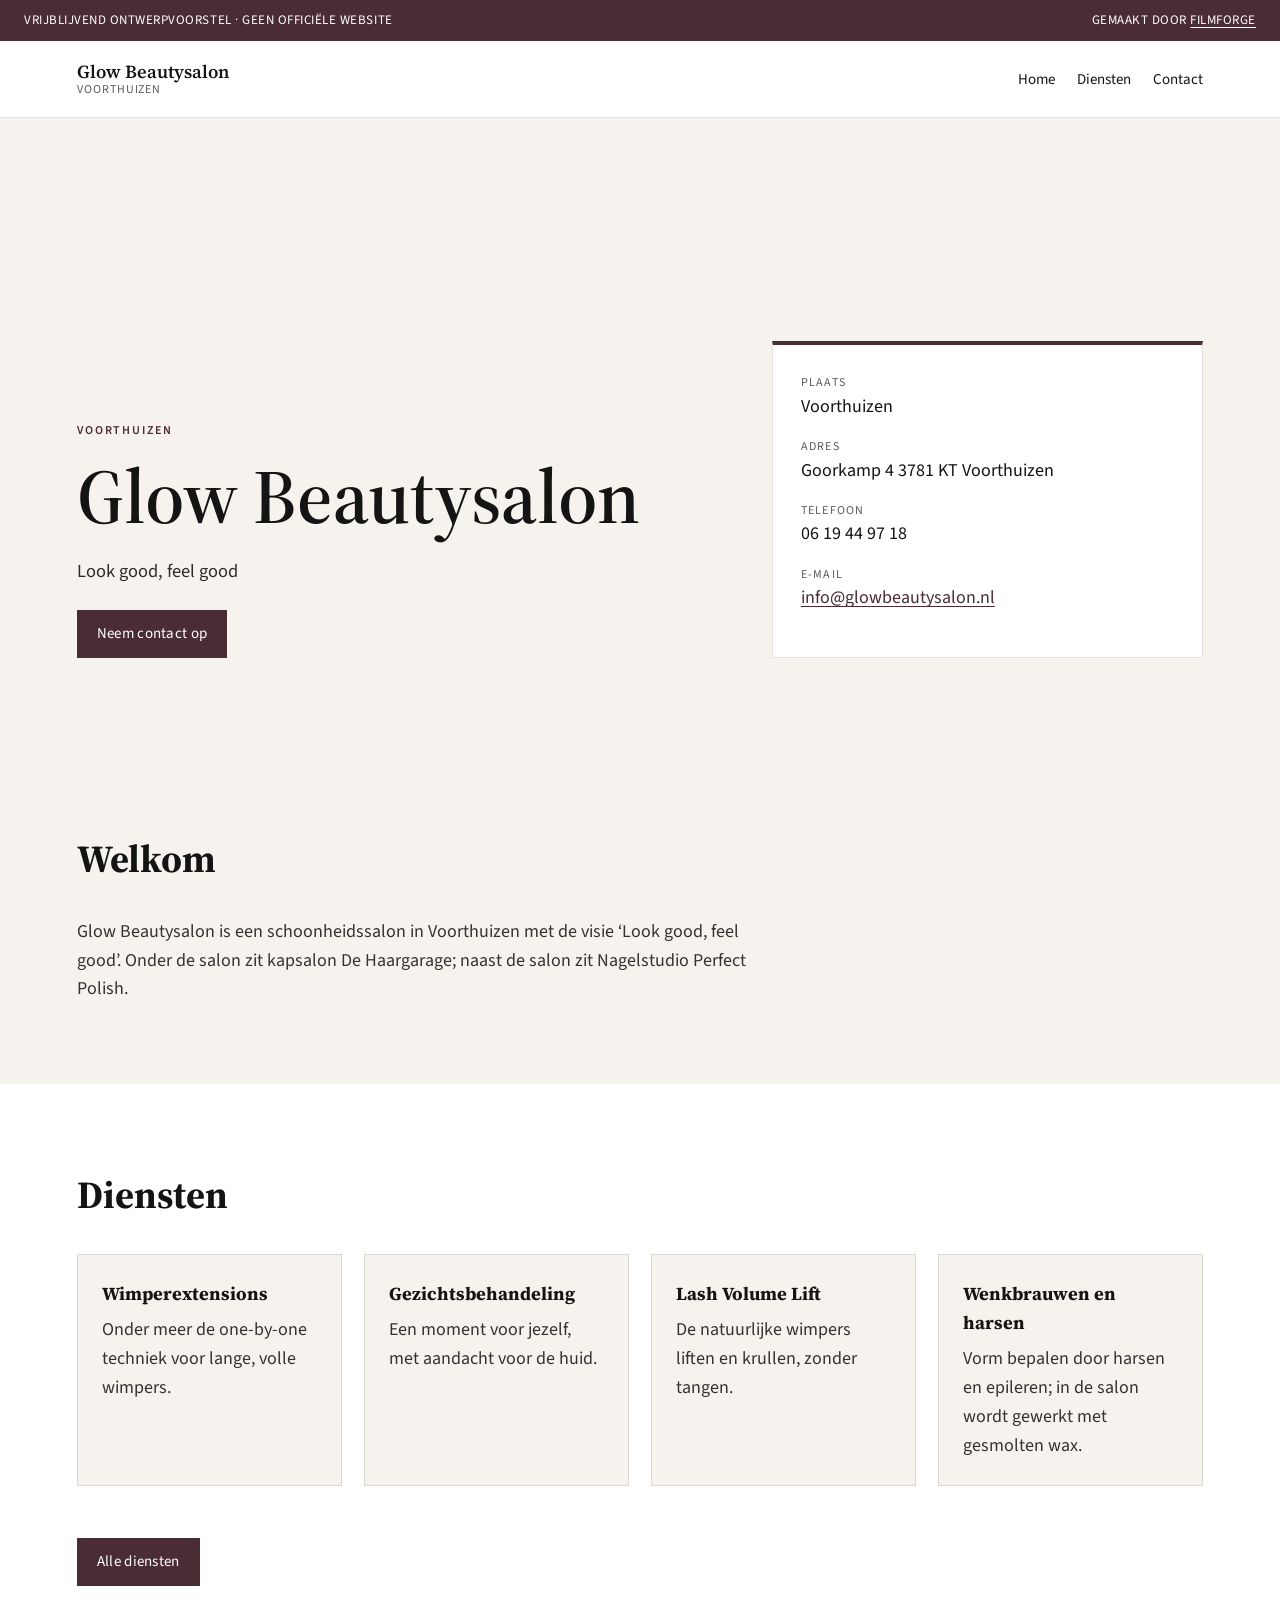
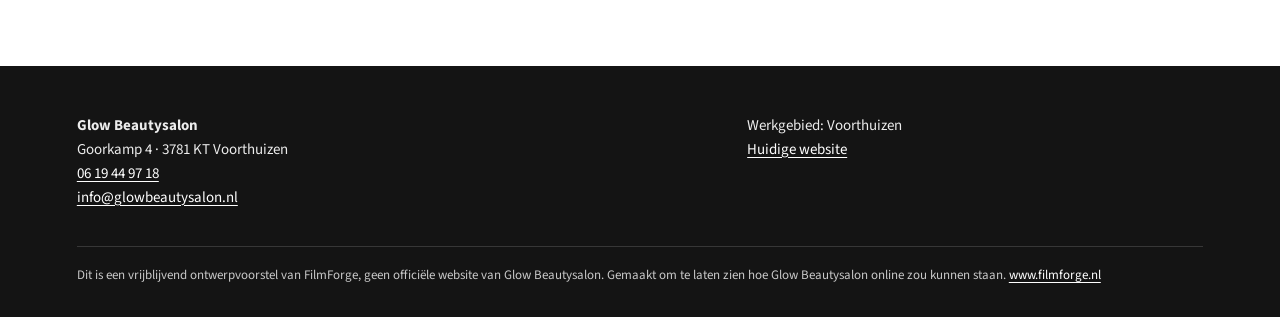
<file: index.html>
<!doctype html>
<html lang="nl">
<head>
<meta charset="utf-8">
<meta name="viewport" content="width=device-width, initial-scale=1">
<meta name="robots" content="noindex, nofollow">
<title>Glow Beautysalon · Voorthuizen</title>
<meta name="description" content="Glow Beautysalon in Voorthuizen — vrijblijvend ontwerpvoorstel van FilmForge.">
<link rel="preconnect" href="https://fonts.googleapis.com">
<link rel="preconnect" href="https://fonts.gstatic.com" crossorigin>
<link href="https://fonts.googleapis.com/css2?family=Source+Sans+3:wght@400;600&family=Source+Serif+4:opsz,wght@8..60,500;8..60,600&display=swap" rel="stylesheet">
<link rel="stylesheet" href="style.css">
</head>
<body>
<div class="ff-banner">
  <span>Vrijblijvend ontwerpvoorstel · geen officiële website</span>
  <span>Gemaakt door <a href="https://www.filmforge.nl" rel="noopener">FilmForge</a></span>
</div>
<header class="nav">
  <a class="brand" href="index.html">Glow Beautysalon<small>Voorthuizen</small></a>
  <nav>
    <ul>
      <li><a href="index.html" aria-current="page">Home</a></li>
      <li><a href="diensten.html">Diensten</a></li>
      <li><a href="contact.html">Contact</a></li>
    </ul>
  </nav>
</header>

<section class="hero">
  <div>
    <p class="eyebrow">Voorthuizen</p>
    <h1>Glow Beautysalon</h1>
    <p class="lede">Look good, feel good</p>
    <a class="cta" href="contact.html">Neem contact op</a>
  </div>
  
    <aside class="hero-aside">
      <dl>
        <dt>Plaats</dt><dd>Voorthuizen</dd>
        <dt>Adres</dt><dd>Goorkamp 4 3781 KT Voorthuizen</dd>
        <dt>Telefoon</dt><dd>06 19 44 97 18</dd>
        <dt>E-mail</dt><dd><a href="mailto:info@glowbeautysalon.nl">info@glowbeautysalon.nl</a></dd>
      </dl>
    </aside>
</section>
<section class="section">
  <div class="prose">
    <h2>Welkom</h2>
    <p>Glow Beautysalon is een schoonheidssalon in Voorthuizen met de visie ‘Look good, feel good’. Onder de salon zit kapsalon De Haargarage; naast de salon zit Nagelstudio Perfect Polish.</p>
  </div>
</section>
<section class="section alt">
  <h2>Diensten</h2>
  <div class="grid"><article class="card"><h3>Wimperextensions</h3><p>Onder meer de one-by-one techniek voor lange, volle wimpers.</p></article>
<article class="card"><h3>Gezichtsbehandeling</h3><p>Een moment voor jezelf, met aandacht voor de huid.</p></article>
<article class="card"><h3>Lash Volume Lift</h3><p>De natuurlijke wimpers liften en krullen, zonder tangen.</p></article>
<article class="card"><h3>Wenkbrauwen en harsen</h3><p>Vorm bepalen door harsen en epileren; in de salon wordt gewerkt met gesmolten wax.</p></article></div>
  <p style="margin-top:28px"><a class="cta" href="diensten.html">Alle diensten</a></p>
</section>

<footer class="site">
  <div class="footer-grid">
    <div>
      <strong>Glow Beautysalon</strong>
      <p>Goorkamp 4 · 3781 KT Voorthuizen</p>
      <p><a href="tel:0619449718">06 19 44 97 18</a></p>
      <p><a href="mailto:info@glowbeautysalon.nl">info@glowbeautysalon.nl</a></p>
    </div>
    <div>
      <p>Werkgebied: Voorthuizen</p>
      <p><a href="https://www.glowbeautysalon.nl/">Huidige website</a></p>
    </div>
  </div>
  <p class="ff-note">Dit is een vrijblijvend ontwerpvoorstel van FilmForge, geen officiële website van Glow Beautysalon. Gemaakt om te laten zien hoe Glow Beautysalon online zou kunnen staan. <a href="https://www.filmforge.nl">www.filmforge.nl</a></p>
</footer>
</body>
</html>
</file>
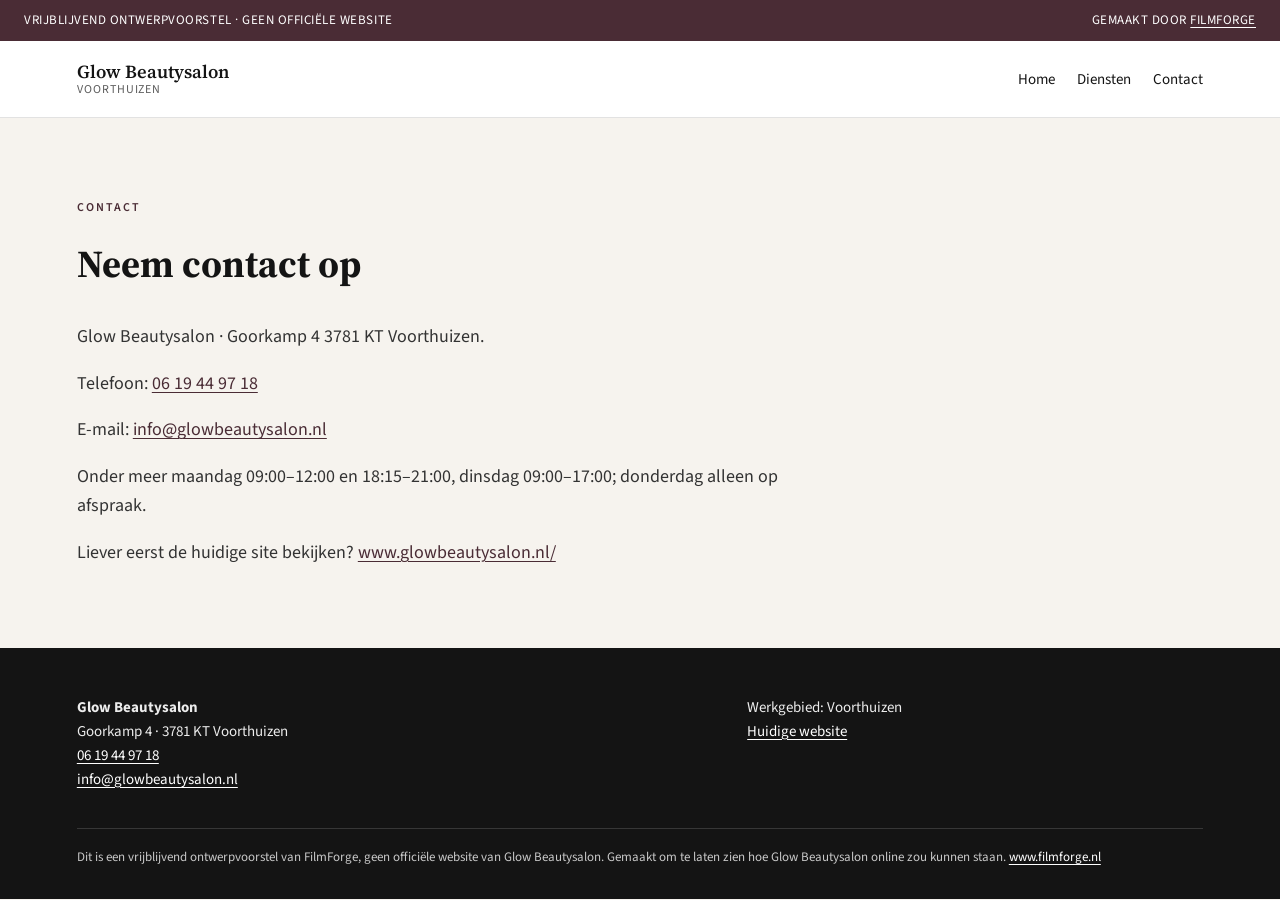
<file: contact.html>
<!doctype html>
<html lang="nl">
<head>
<meta charset="utf-8">
<meta name="viewport" content="width=device-width, initial-scale=1">
<meta name="robots" content="noindex, nofollow">
<title>Contact · Glow Beautysalon</title>
<meta name="description" content="Glow Beautysalon in Voorthuizen — vrijblijvend ontwerpvoorstel van FilmForge.">
<link rel="preconnect" href="https://fonts.googleapis.com">
<link rel="preconnect" href="https://fonts.gstatic.com" crossorigin>
<link href="https://fonts.googleapis.com/css2?family=Source+Sans+3:wght@400;600&family=Source+Serif+4:opsz,wght@8..60,500;8..60,600&display=swap" rel="stylesheet">
<link rel="stylesheet" href="style.css">
</head>
<body>
<div class="ff-banner">
  <span>Vrijblijvend ontwerpvoorstel · geen officiële website</span>
  <span>Gemaakt door <a href="https://www.filmforge.nl" rel="noopener">FilmForge</a></span>
</div>
<header class="nav">
  <a class="brand" href="index.html">Glow Beautysalon<small>Voorthuizen</small></a>
  <nav>
    <ul>
      <li><a href="index.html">Home</a></li>
      <li><a href="diensten.html">Diensten</a></li>
      <li><a href="contact.html" aria-current="page">Contact</a></li>
    </ul>
  </nav>
</header>

<section class="section">
  <p class="eyebrow">Contact</p>
  <h2>Neem contact op</h2>
  <div class="prose">
    <p>Glow Beautysalon · Goorkamp 4 3781 KT Voorthuizen.</p>
    <p>Telefoon: <a href='tel:0619449718'>06 19 44 97 18</a></p>
    <p>E-mail: <a href="mailto:info@glowbeautysalon.nl">info@glowbeautysalon.nl</a></p>
    <p>Onder meer maandag 09:00–12:00 en 18:15–21:00, dinsdag 09:00–17:00; donderdag alleen op afspraak.</p>
    <p>Liever eerst de huidige site bekijken? <a href="https://www.glowbeautysalon.nl/">www.glowbeautysalon.nl/</a></p>
  </div>
</section>

<footer class="site">
  <div class="footer-grid">
    <div>
      <strong>Glow Beautysalon</strong>
      <p>Goorkamp 4 · 3781 KT Voorthuizen</p>
      <p><a href="tel:0619449718">06 19 44 97 18</a></p>
      <p><a href="mailto:info@glowbeautysalon.nl">info@glowbeautysalon.nl</a></p>
    </div>
    <div>
      <p>Werkgebied: Voorthuizen</p>
      <p><a href="https://www.glowbeautysalon.nl/">Huidige website</a></p>
    </div>
  </div>
  <p class="ff-note">Dit is een vrijblijvend ontwerpvoorstel van FilmForge, geen officiële website van Glow Beautysalon. Gemaakt om te laten zien hoe Glow Beautysalon online zou kunnen staan. <a href="https://www.filmforge.nl">www.filmforge.nl</a></p>
</footer>
</body>
</html>
</file>
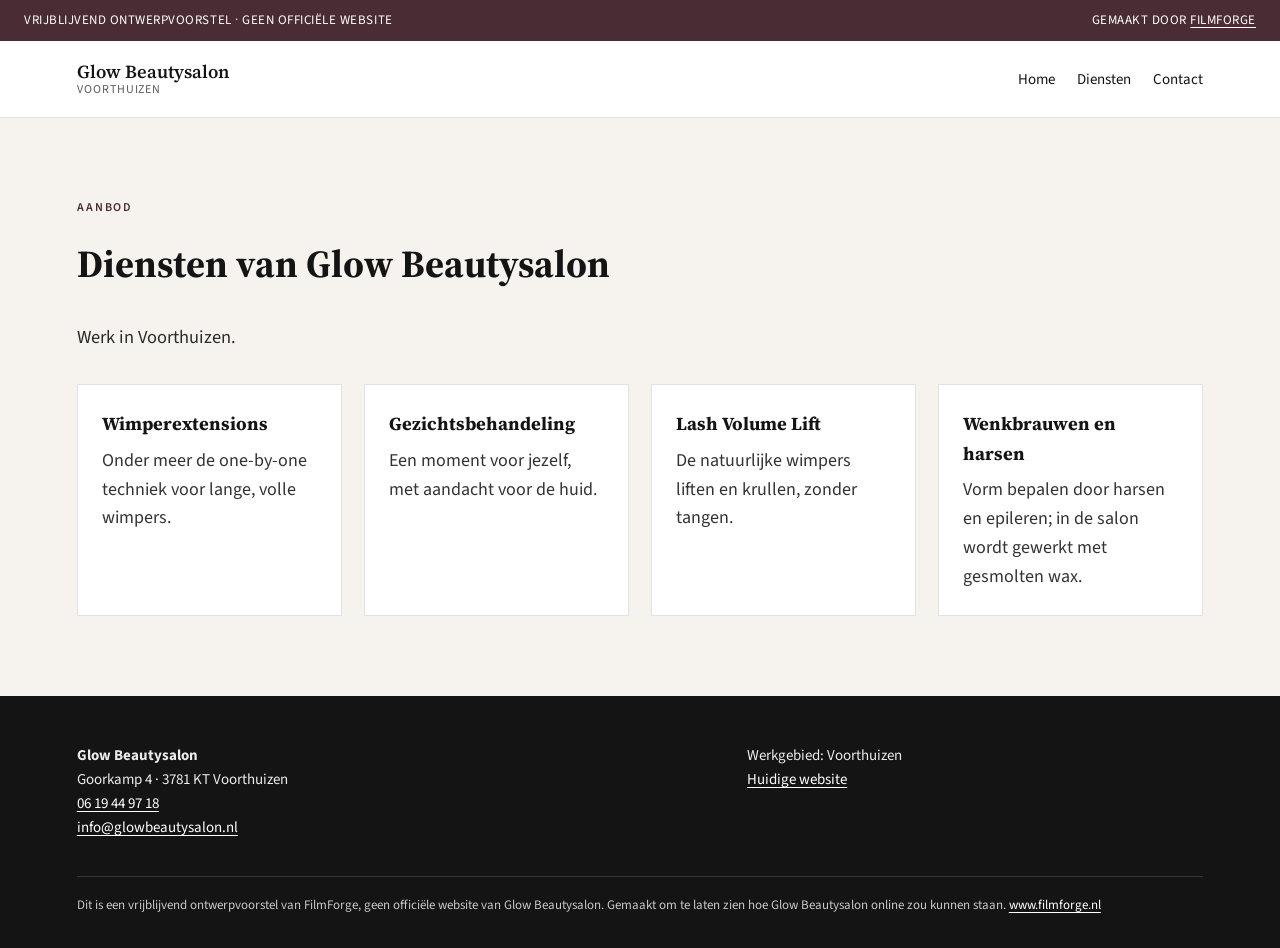
<file: diensten.html>
<!doctype html>
<html lang="nl">
<head>
<meta charset="utf-8">
<meta name="viewport" content="width=device-width, initial-scale=1">
<meta name="robots" content="noindex, nofollow">
<title>Diensten · Glow Beautysalon</title>
<meta name="description" content="Glow Beautysalon in Voorthuizen — vrijblijvend ontwerpvoorstel van FilmForge.">
<link rel="preconnect" href="https://fonts.googleapis.com">
<link rel="preconnect" href="https://fonts.gstatic.com" crossorigin>
<link href="https://fonts.googleapis.com/css2?family=Source+Sans+3:wght@400;600&family=Source+Serif+4:opsz,wght@8..60,500;8..60,600&display=swap" rel="stylesheet">
<link rel="stylesheet" href="style.css">
</head>
<body>
<div class="ff-banner">
  <span>Vrijblijvend ontwerpvoorstel · geen officiële website</span>
  <span>Gemaakt door <a href="https://www.filmforge.nl" rel="noopener">FilmForge</a></span>
</div>
<header class="nav">
  <a class="brand" href="index.html">Glow Beautysalon<small>Voorthuizen</small></a>
  <nav>
    <ul>
      <li><a href="index.html">Home</a></li>
      <li><a href="diensten.html" aria-current="page">Diensten</a></li>
      <li><a href="contact.html">Contact</a></li>
    </ul>
  </nav>
</header>

<section class="section">
  <p class="eyebrow">Aanbod</p>
  <h2>Diensten van Glow Beautysalon</h2>
  <p class="lede" style="margin-bottom:32px">Werk in Voorthuizen.</p>
  <div class="grid"><article class="card"><h3>Wimperextensions</h3><p>Onder meer de one-by-one techniek voor lange, volle wimpers.</p></article>
<article class="card"><h3>Gezichtsbehandeling</h3><p>Een moment voor jezelf, met aandacht voor de huid.</p></article>
<article class="card"><h3>Lash Volume Lift</h3><p>De natuurlijke wimpers liften en krullen, zonder tangen.</p></article>
<article class="card"><h3>Wenkbrauwen en harsen</h3><p>Vorm bepalen door harsen en epileren; in de salon wordt gewerkt met gesmolten wax.</p></article></div>
</section>

<footer class="site">
  <div class="footer-grid">
    <div>
      <strong>Glow Beautysalon</strong>
      <p>Goorkamp 4 · 3781 KT Voorthuizen</p>
      <p><a href="tel:0619449718">06 19 44 97 18</a></p>
      <p><a href="mailto:info@glowbeautysalon.nl">info@glowbeautysalon.nl</a></p>
    </div>
    <div>
      <p>Werkgebied: Voorthuizen</p>
      <p><a href="https://www.glowbeautysalon.nl/">Huidige website</a></p>
    </div>
  </div>
  <p class="ff-note">Dit is een vrijblijvend ontwerpvoorstel van FilmForge, geen officiële website van Glow Beautysalon. Gemaakt om te laten zien hoe Glow Beautysalon online zou kunnen staan. <a href="https://www.filmforge.nl">www.filmforge.nl</a></p>
</footer>
</body>
</html>
</file>
<file: style.css>
:root {
  --ink: #141414;
  --muted: #5c5c5c;
  --paper: #f6f3ee;
  --card: #ffffff;
  --accent: #4a2c35;
  --accent-2: #4a2c352;
  --line: rgba(20,20,20,.12);
}
* { box-sizing: border-box; margin: 0; padding: 0; }
html { scroll-behavior: smooth; }
body {
  font-family: "Source Sans 3", "Segoe UI", sans-serif;
  color: var(--ink);
  background: var(--paper);
  line-height: 1.6;
  font-size: 18px;
}
a { color: var(--accent); text-decoration-thickness: 1px; text-underline-offset: 3px; }
img { max-width: 100%; }
.ff-banner {
  background: var(--accent);
  color: #fff;
  font-size: 13px;
  letter-spacing: .04em;
  text-transform: uppercase;
  padding: 10px 24px;
  display: flex;
  justify-content: space-between;
  gap: 16px;
  flex-wrap: wrap;
}
.ff-banner a { color: #fff; }
header.nav {
  display: flex;
  align-items: center;
  justify-content: space-between;
  gap: 24px;
  padding: 20px 6vw;
  border-bottom: 1px solid var(--line);
  background: var(--card);
  position: sticky;
  top: 0;
  z-index: 10;
}
.brand {
  font-family: "Source Serif 4", Georgia, serif;
  font-weight: 600;
  font-size: 1.15rem;
  color: var(--ink);
  text-decoration: none;
  line-height: 1.2;
}
.brand small { display: block; font-family: "Source Sans 3", sans-serif; font-weight: 400; font-size: 12px; letter-spacing: .08em; text-transform: uppercase; color: var(--muted); }
nav ul { display: flex; gap: 22px; list-style: none; flex-wrap: wrap; }
nav a { color: var(--ink); text-decoration: none; font-size: 15px; }
nav a:hover { color: var(--accent); }
.hero {
  padding: 12vh 6vw 10vh;
  display: grid;
  grid-template-columns: 1.2fr .8fr;
  gap: 48px;
  align-items: end;
  background:
    linear-gradient(120deg, rgba(255,255,255,.7), transparent 40%),
    radial-gradient(circle at 90% 10%, var(--accent-2), transparent 42%),
    radial-gradient(circle at 0% 100%, var(--accent), transparent 50%),
    var(--paper);
  min-height: 70vh;
}
.eyebrow { text-transform: uppercase; letter-spacing: .16em; font-size: 12px; color: var(--accent); font-weight: 600; margin-bottom: 16px; }
h1 {
  font-family: "Source Serif 4", Georgia, serif;
  font-size: clamp(2.4rem, 6vw, 5rem);
  line-height: 1.05;
  font-weight: 600;
  margin-bottom: 20px;
}
.lede { font-size: 1.15rem; max-width: 38rem; color: #2b2b2b; }
.hero-aside {
  background: var(--card);
  padding: 28px;
  border: 1px solid var(--line);
  border-top: 4px solid var(--accent);
}
.hero-aside dt { font-size: 12px; text-transform: uppercase; letter-spacing: .1em; color: var(--muted); }
.hero-aside dd { margin: 0 0 16px; }
.section { padding: 80px 6vw; }
.section.alt { background: var(--card); }
.section h2 {
  font-family: "Source Serif 4", Georgia, serif;
  font-size: clamp(1.8rem, 3vw, 2.6rem);
  margin-bottom: 28px;
}
.grid {
  display: grid;
  grid-template-columns: repeat(auto-fit, minmax(240px, 1fr));
  gap: 22px;
}
.card {
  background: var(--card);
  border: 1px solid var(--line);
  padding: 24px;
}
.section.alt .card { background: var(--paper); }
.card h3 { font-size: 1.15rem; margin-bottom: 8px; font-family: "Source Serif 4", Georgia, serif; }
.card p, .prose p { color: #333; }
.prose { max-width: 44rem; }
.prose p + p { margin-top: 1em; }
.cta {
  display: inline-block;
  margin-top: 24px;
  background: var(--accent);
  color: #fff;
  text-decoration: none;
  padding: 12px 20px;
  font-size: 15px;
  letter-spacing: .02em;
}
.cta:hover { filter: brightness(1.08); }
footer.site {
  padding: 48px 6vw 32px;
  background: var(--ink);
  color: #ececec;
  font-size: 15px;
}
footer.site a { color: #fff; }
.footer-grid { display: grid; grid-template-columns: 1.4fr 1fr; gap: 32px; margin-bottom: 36px; }
.ff-note {
  border-top: 1px solid rgba(255,255,255,.15);
  padding-top: 18px;
  font-size: 13px;
  color: #c8c8c8;
}
@media (max-width: 800px) {
  .hero, .footer-grid { grid-template-columns: 1fr; }
  header.nav { flex-direction: column; align-items: flex-start; }
}
</file>
